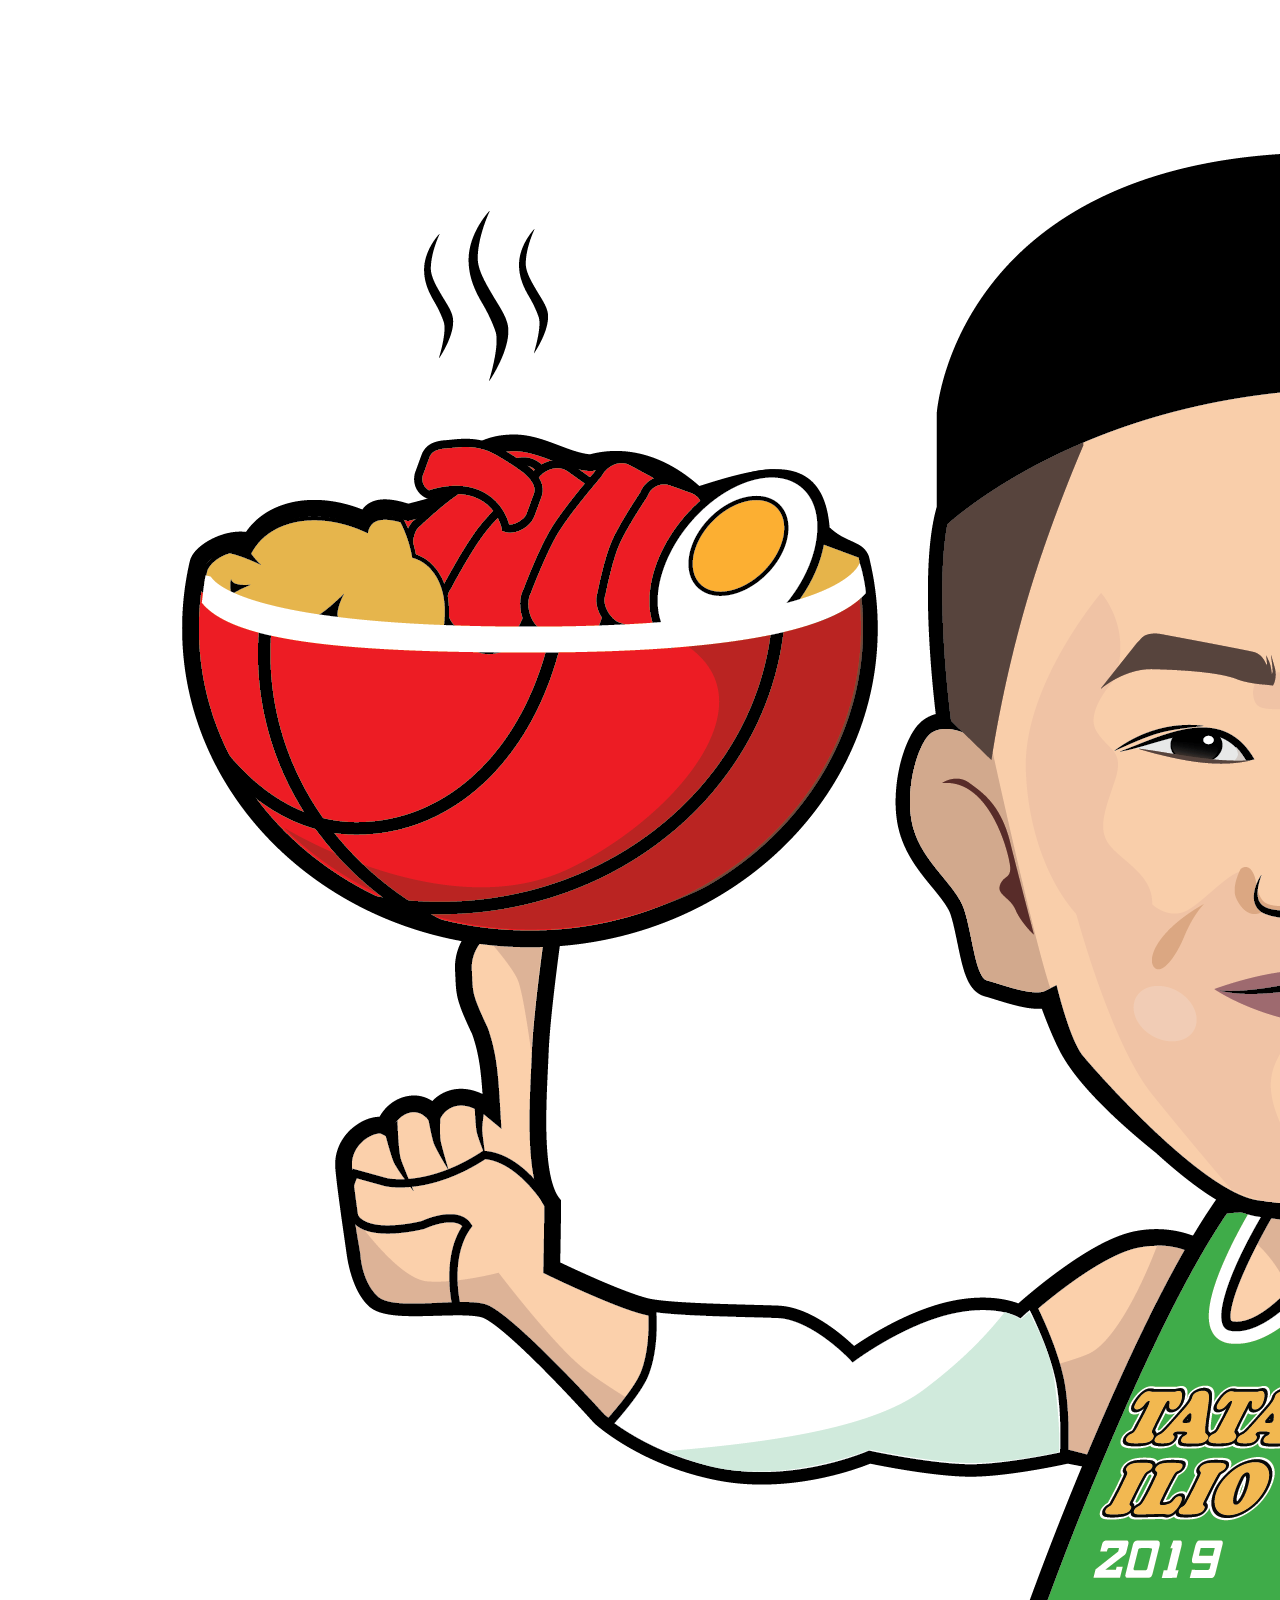
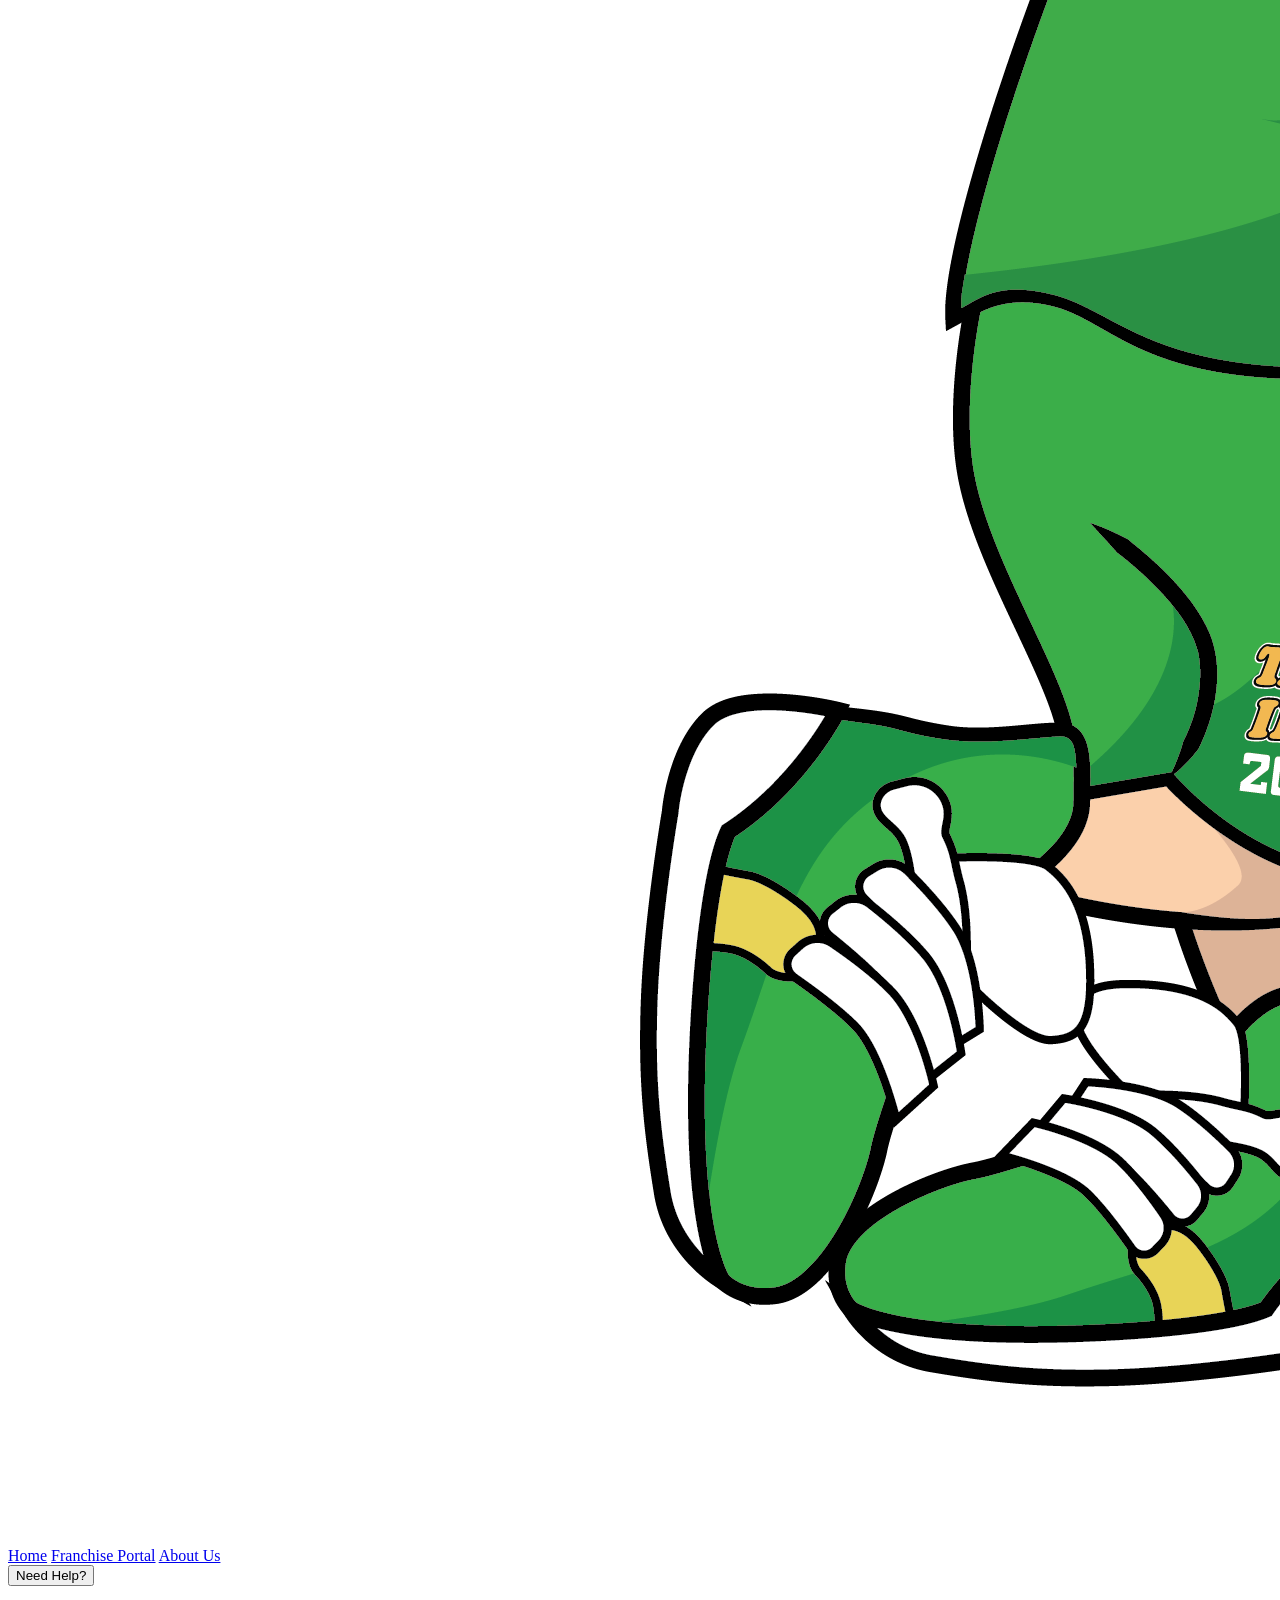
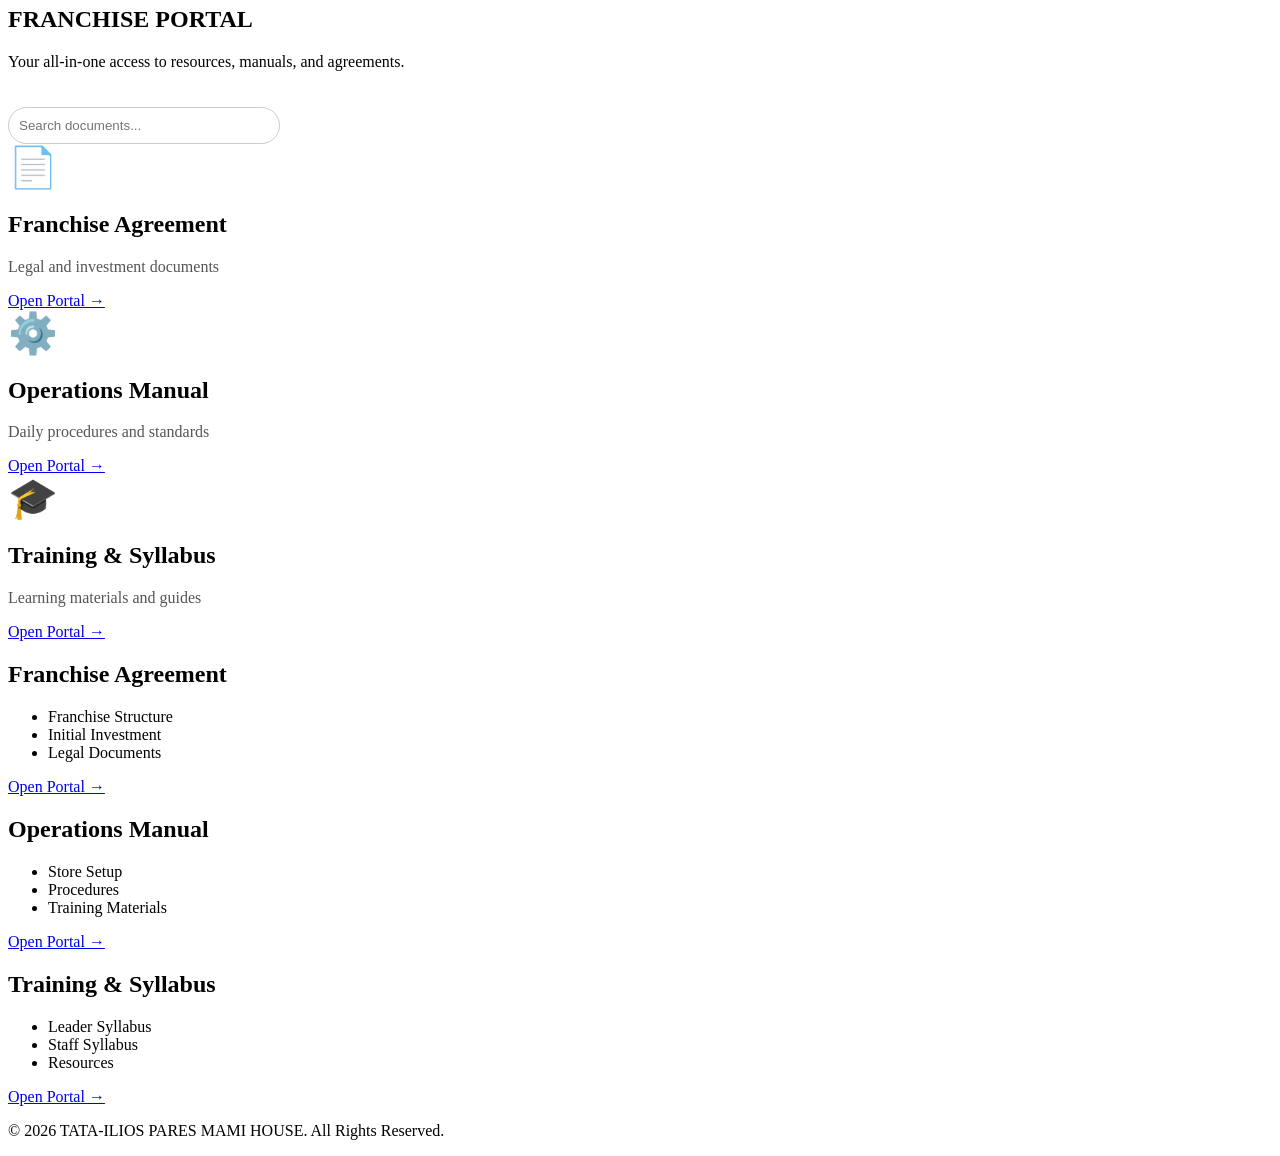
<file: index.html>
<!DOCTYPE html>
<html>
<head>
  <title>Tata Ilio Franchise Portal</title>
  <link rel="stylesheet" href="style.css">
</head>
<body>

<header class="header">
  <div class="logo-container">
    <img src="TATAILIO_LOGO.png" alt="Logo" class="logo">
  </div>

  <nav>
    <a href="index.html" class="active">Home</a>
    <a href="franchise.html">Franchise Portal</a>
    <a href="#">About Us</a>
  </nav>

  <button class="help-btn">Need Help?</button>
</header>

<section class="hero">
  <h1>FRANCHISE PORTAL</h1>
  <p>Your all-in-one access to resources, manuals, and agreements.</p>

  <input type="text" id="searchBar" placeholder="Search documents...">
</section>

<section class="cards">

  <div class="card">
    <div class="icon">📄</div>
    <h2>Franchise Agreement</h2>
    <p>Legal and investment documents</p>
    <a href="franchise.html" class="btn">Open Portal →</a>
  </div>

  <div class="card">
    <div class="icon">⚙️</div>
    <h2>Operations Manual</h2>
    <p>Daily procedures and standards</p>
    <a href="operations.html" class="btn yellow">Open Portal →</a>
  </div>

  <div class="card">
    <div class="icon">🎓</div>
    <h2>Training & Syllabus</h2>
    <p>Learning materials and guides</p>
    <a href="training.html" class="btn">Open Portal →</a>
  </div>

</section>

<button onclick="scrollToTop()" id="topBtn">↑</button>

<section class="cards">

  <div class="card">
    <h2>Franchise Agreement</h2>
    <ul>
      <li>Franchise Structure</li>
      <li>Initial Investment</li>
      <li>Legal Documents</li>
    </ul>
    <a href="franchise.html" class="btn">Open Portal →</a>
  </div>

  <div class="card">
    <h2>Operations Manual</h2>
    <ul>
      <li>Store Setup</li>
      <li>Procedures</li>
      <li>Training Materials</li>
    </ul>
    <a href="operations.html" class="btn yellow">Open Portal →</a>
  </div>

  <div class="card">
    <h2>Training & Syllabus</h2>
    <ul>
      <li>Leader Syllabus</li>
      <li>Staff Syllabus</li>
      <li>Resources</li>
    </ul>
    <a href="training.html" class="btn">Open Portal →</a>
  </div>

</section>

<footer>
  <p>© 2026 TATA-ILIOS PARES MAMI HOUSE. All Rights Reserved.</p>
</footer>

<script src="script.js"></script>
</body>
</html>
</file>
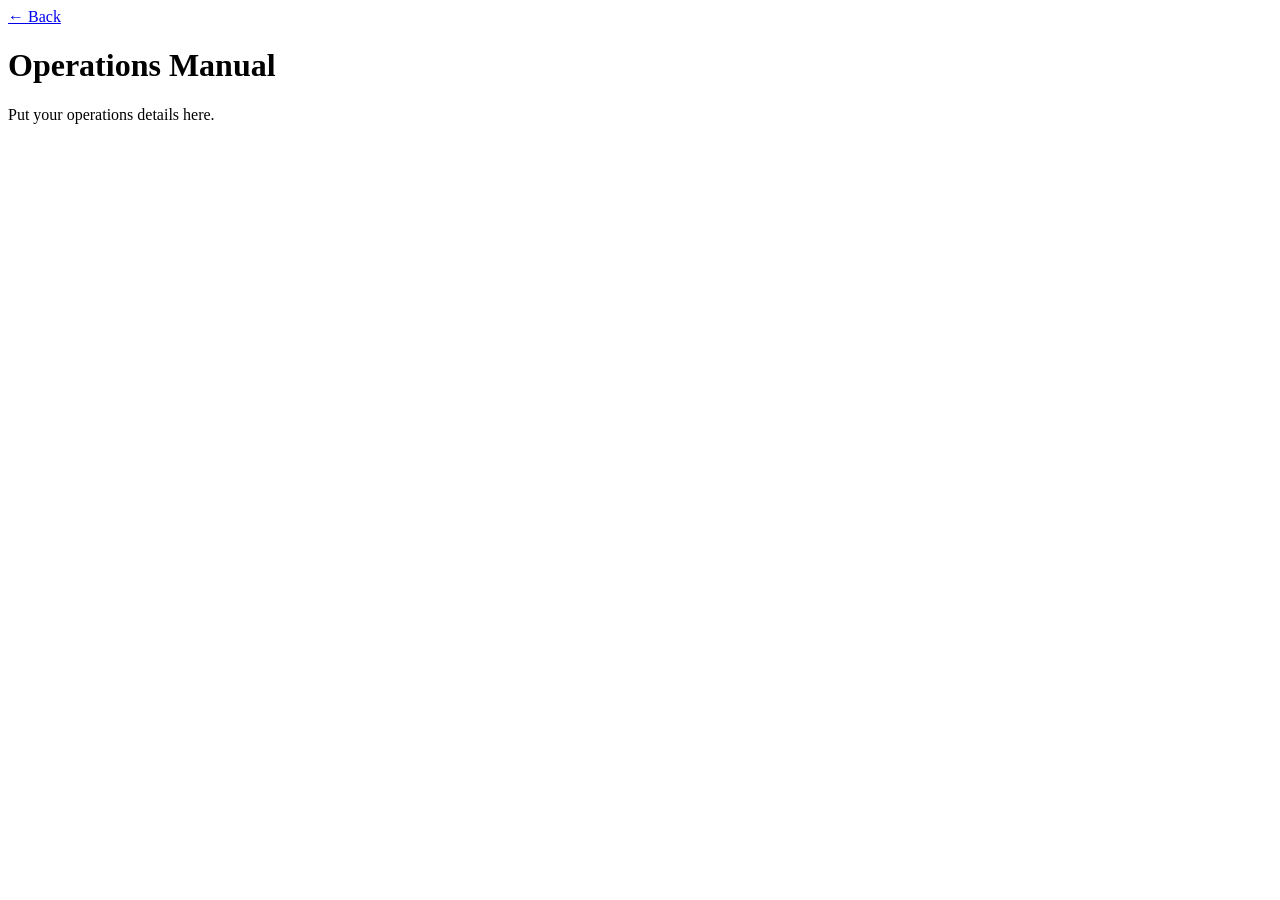
<file: operations.html>
<!DOCTYPE html>
<html>
<head>
  <title>Operations Manual</title>
  <link rel="stylesheet" href="style.css">
</head>
<body>

<header>
  <a href="index.html">← Back</a>
</header>

<h1>Operations Manual</h1>
<p>Put your operations details here.</p>

</body>
</html>
</file>
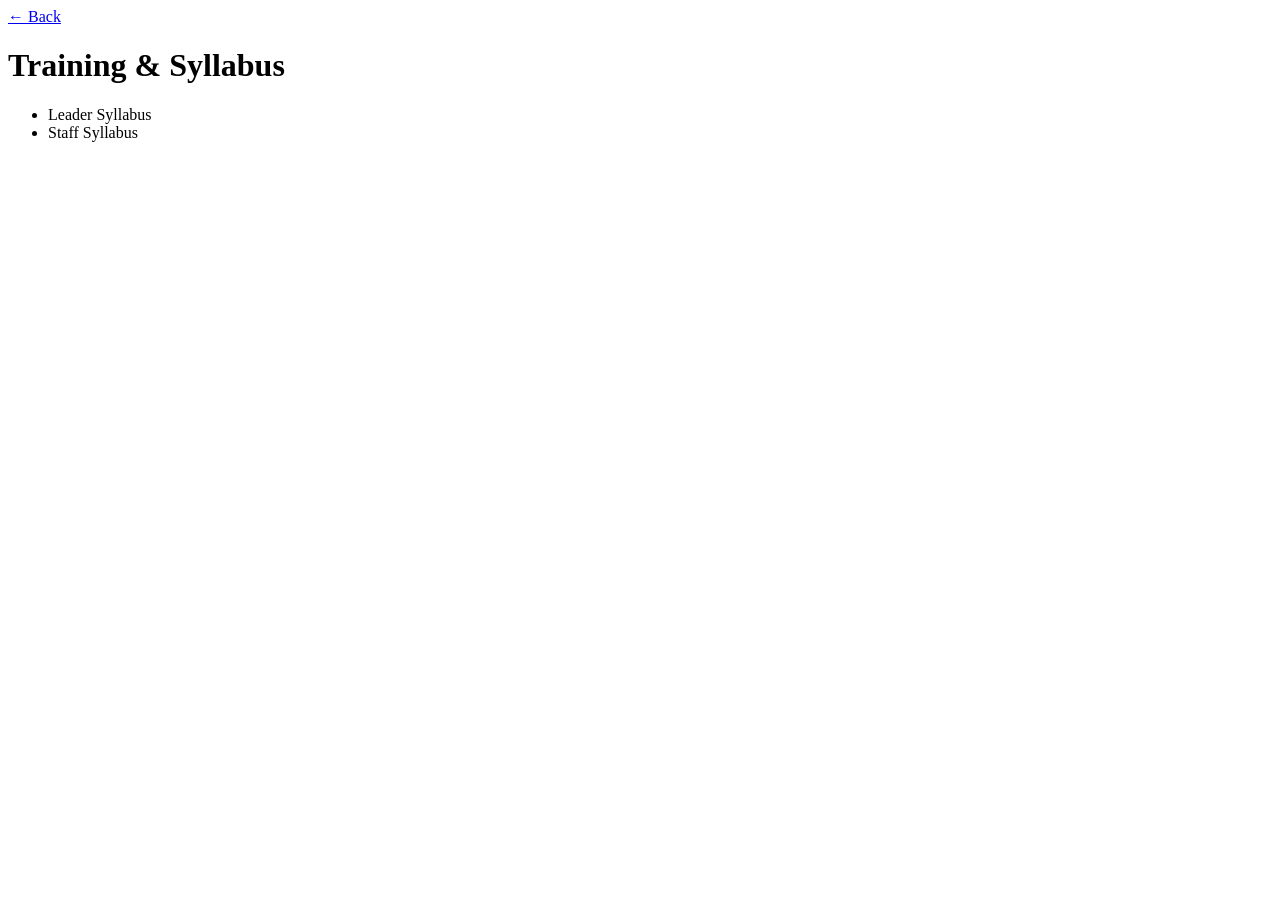
<file: training.html>
<!DOCTYPE html>
<html>
<head>
  <title>Training</title>
  <link rel="stylesheet" href="style.css">
</head>
<body>

<header>
  <a href="index.html">← Back</a>
</header>

<h1>Training & Syllabus</h1>

<ul>
  <li>Leader Syllabus</li>
  <li>Staff Syllabus</li>
</ul>

</body>
</html>
</file>
<file: style.css>
/* STICKY HEADER */
.header {
  position: sticky;
  top: 0;
  z-index: 1000;
}

/* SEARCH BAR */
#searchBar {
  padding: 10px;
  width: 250px;
  margin-top: 20px;
  border-radius: 20px;
  border: 1px solid #ccc;
}

/* ICON STYLE */
.icon {
  font-size: 40px;
  margin-bottom: 10px;
}

/* CARD IMPROVEMENT */
.card p {
  color: #555;
}

/* BUTTON FEEDBACK */
.btn:active {
  transform: scale(0.95);
}

/* BACK TO TOP */
#topBtn {
  position: fixed;
  bottom: 20px;
  right: 20px;
  padding: 10px 15px;
  border: none;
  background: #2e8b57;
  color: white;
  border-radius: 50%;
  cursor: pointer;
}




/* ===== EXISTING CODE ABOVE ===== */


/* ===== ADD NEW CSS BELOW ===== */

.header {
  position: sticky;
  top: 0;
  z-index: 1000;
}

#searchBar {
  padding: 10px;
  width: 250px;
  margin-top: 20px;
  border-radius: 20px;
  border: 1px solid #ccc;
}

.icon {
  font-size: 40px;
  margin-bottom: 10px;
}

#topBtn {
  position: fixed;
  bottom: 20px;
  right: 20px;
  padding: 10px;
}
</file>
